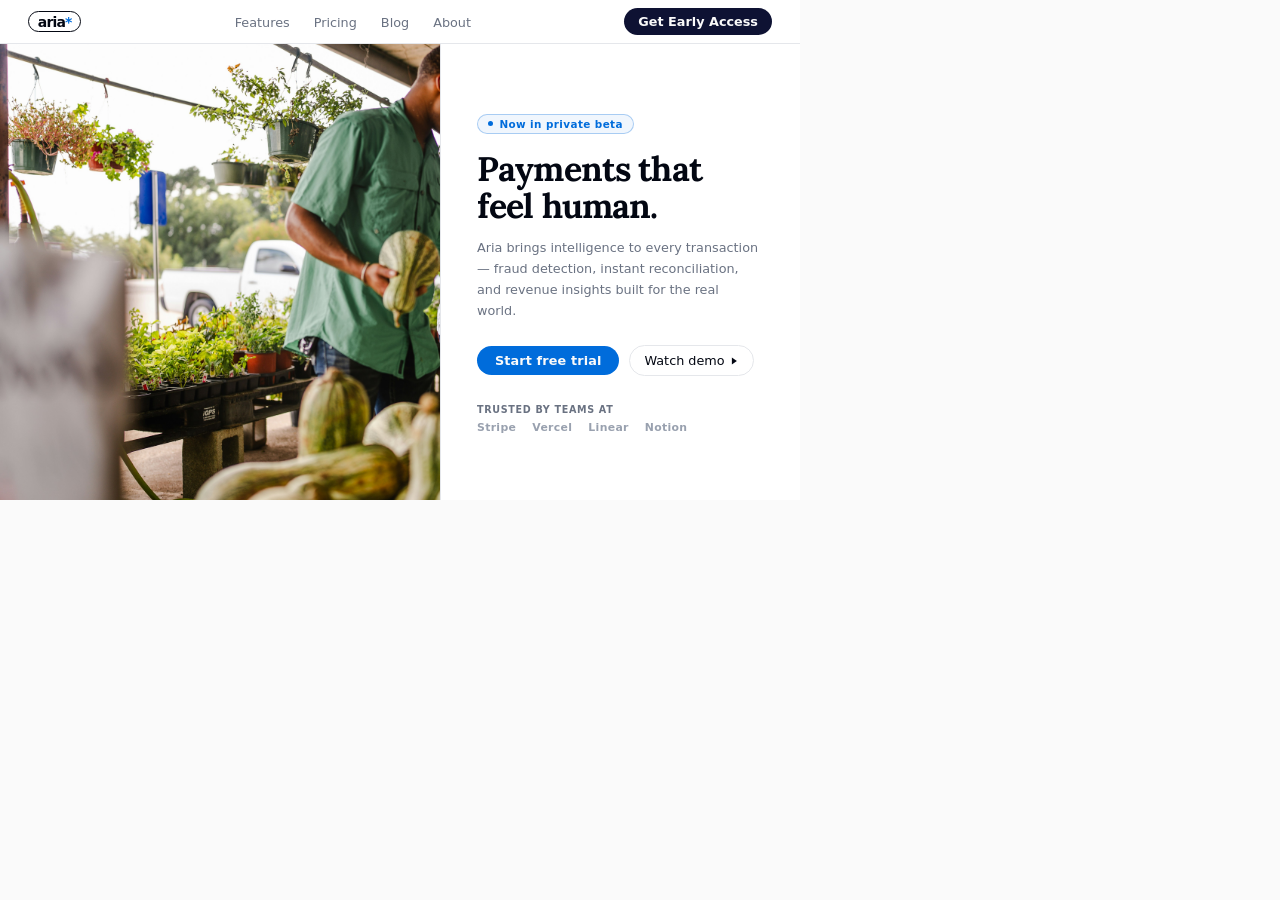
<file: example-landing.html>
<!DOCTYPE html>
<!--
  Equivalent SvelteKit component structure:

  <script lang="ts">
    import Nav   from '$lib/components/Nav.svelte'
    import Hero  from '$lib/components/Hero.svelte'

    const headline   = 'Payments that feel human.'
    const socialProof = ['Stripe', 'Vercel', 'Linear', 'Notion']
  </script>

  <Nav    logoText="aria*" ctaLabel="Get Early Access" />
  <Hero   {headline} heroImage="/images/hero-market.jpg" {socialProof} />
-->
<html lang="en">
<head>
  <meta charset="UTF-8" />
  <meta name="viewport" content="width=800" />
  <title>Aria — Intelligent Payments Infrastructure</title>
  <!-- Self-hosted fonts (DS §2 Rule 6) — never Google Fonts -->
  <link rel="stylesheet" href="fonts/fonts.css">
  <style>
    *, *::before, *::after { box-sizing: border-box; margin: 0; padding: 0; }

    :root {
      --background:       #FAFAFA;
      --foreground:       oklch(0.13 0.028 261.692);
      --card:             oklch(1 0 0);
      --muted:            oklch(0.967 0.003 264.542);
      --muted-foreground: oklch(0.551 0.027 264.364);
      --border:           oklch(0.928 0.006 264.531);
      --ring:             oklch(0.707 0.022 261.325);
      --radius:           0.875rem;
      --brand-highlight-navy:  #0E1233;
      --brand-offset-blue:     #006CDB;
      --brand-offset-green:    #A0D246;
    }

    html, body {
      width: 800px;
      height: 500px;
      overflow: hidden;
      font-family: system-ui, "Segoe UI", Roboto, Helvetica, Arial, sans-serif;
      background: var(--background);
      color: var(--foreground);
    }

    body {
      display: flex;
      flex-direction: column;
    }

    /* ── Nav ───────────────────────────────────────── */
    nav {
      position: relative;
      z-index: 20;
      height: 44px;
      display: flex;
      align-items: center;
      justify-content: space-between;
      padding: 0 28px;
      border-bottom: 1px solid var(--border);
      background: var(--card);
      flex-shrink: 0;
    }

    .nav-logo { display: inline-flex; align-items: center; text-decoration: none; }

    .nav-badge {
      display: inline-flex;
      align-items: center;
      padding: 0.1rem 0.55rem;
      border-radius: var(--radius);
      border: 1.5px solid var(--foreground);
      font-size: 0.875rem;
      font-weight: 700;
      letter-spacing: -0.06em;
      color: var(--foreground);
    }

    .nav-badge .asterisk { color: var(--brand-offset-blue); }

    .nav-links {
      display: flex;
      align-items: center;
      gap: 1.5rem;
      list-style: none;
    }

    .nav-links a {
      font-size: 0.8rem;
      font-weight: 500;
      color: var(--muted-foreground);
      text-decoration: none;
    }

    .nav-cta {
      display: inline-flex;
      align-items: center;
      padding: 0.35rem 0.875rem;
      border-radius: 9999px;
      background: var(--brand-highlight-navy);
      color: #FAFAFA;
      font-size: 0.8rem;
      font-weight: 600;
      text-decoration: none;
    }

    /* ── Hero ──────────────────────────────────────── */
    .hero {
      flex: 1;
      position: relative;
      overflow: hidden;
    }

    /* Full-bleed photo — no overlays, no gradients */
    .hero-image {
      position: absolute;
      inset: 0;
    }

    .hero-image img {
      width: 100%;
      height: 100%;
      object-fit: cover;
      object-position: 28% center;
      display: block;
    }

    /* Solid white card panel — floats over the right portion of the photo */
    .hero-card {
      position: absolute;
      right: 0;
      top: 0;
      bottom: 0;
      width: 45%;
      background: var(--card);
      border-left: 1px solid var(--border);
      padding: 36px 40px 32px 36px;
      display: flex;
      flex-direction: column;
      justify-content: center;
      gap: 0;
    }

    .eyebrow-badge {
      display: inline-flex;
      align-items: center;
      gap: 0.4rem;
      padding: 0.2rem 0.625rem;
      border-radius: 9999px;
      border: 1px solid color-mix(in srgb, var(--brand-offset-blue) 30%, transparent);
      background: color-mix(in srgb, var(--brand-offset-blue) 6%, transparent);
      color: var(--brand-offset-blue);
      font-size: 0.65rem;
      font-weight: 600;
      letter-spacing: 0.04em;
      width: fit-content;
      margin-bottom: 1rem;
    }

    .eyebrow-dot {
      width: 5px;
      height: 5px;
      border-radius: 50%;
      background: var(--brand-offset-blue);
      flex-shrink: 0;
    }

    h1 {
      font-family: "Lora", Georgia, serif;
      font-style: normal;
      font-weight: 700;
      font-size: 2.125rem;
      line-height: 1.1;
      letter-spacing: -0.025em;
      color: var(--foreground);
      margin-bottom: 0.75rem;
    }

    .hero-subtitle {
      font-size: 0.8rem;
      line-height: 1.65;
      color: var(--muted-foreground);
      margin-bottom: 1.5rem;
    }

    .cta-group {
      display: flex;
      align-items: center;
      gap: 0.625rem;
      margin-bottom: 1.75rem;
    }

    .btn-primary {
      display: inline-flex;
      align-items: center;
      padding: 0.45rem 1.125rem;
      border-radius: 9999px;
      background: var(--brand-offset-blue);
      color: #FAFAFA;
      font-size: 0.8rem;
      font-weight: 600;
      text-decoration: none;
      letter-spacing: 0.01em;
    }

    .btn-ghost {
      display: inline-flex;
      align-items: center;
      gap: 0.3rem;
      padding: 0.45rem 0.875rem;
      border-radius: 9999px;
      border: 1px solid var(--border);
      color: var(--foreground);
      font-size: 0.8rem;
      font-weight: 500;
      text-decoration: none;
    }

    .social-proof {
      display: flex;
      flex-direction: column;
      gap: 0.375rem;
    }

    .social-label {
      font-size: 0.6rem;
      font-weight: 600;
      color: var(--muted-foreground);
      letter-spacing: 0.07em;
      text-transform: uppercase;
    }

    .social-logos {
      display: flex;
      align-items: center;
      gap: 1rem;
    }

    .social-logo {
      font-size: 0.68rem;
      font-weight: 700;
      color: var(--ring);
      letter-spacing: 0.03em;
    }
  </style>
</head>
<body>

  <!-- ══ NAV ═══════════════════════════════════════════ -->
  <nav>
    <a href="#" class="nav-logo">
      <span class="nav-badge">aria<span class="asterisk">*</span></span>
    </a>
    <ul class="nav-links">
      <li><a href="#">Features</a></li>
      <li><a href="#">Pricing</a></li>
      <li><a href="#">Blog</a></li>
      <li><a href="#">About</a></li>
    </ul>
    <a href="#" class="nav-cta">Get Early Access</a>
  </nav>

  <!-- ══ HERO ══════════════════════════════════════════ -->
  <div class="hero">

    <!-- Full-bleed photo, no overlays -->
    <div class="hero-image">
      <img src="hero-market.jpg" alt="Two people selecting produce at a farmers market" />
    </div>

    <!-- Content card — solid white, sits over right portion of photo -->
    <div class="hero-card">

      <div class="eyebrow-badge">
        <span class="eyebrow-dot"></span>
        Now in private beta
      </div>

      <h1>Payments that feel human.</h1>

      <p class="hero-subtitle">
        Aria brings intelligence to every transaction — fraud detection,
        instant reconciliation, and revenue insights built for the real world.
      </p>

      <div class="cta-group">
        <a href="#" class="btn-primary">Start free trial</a>
        <a href="#" class="btn-ghost">
          Watch demo
          <svg width="10" height="10" viewBox="0 0 14 14" fill="currentColor">
            <polygon points="4,2 11,7 4,12"/>
          </svg>
        </a>
      </div>

      <div class="social-proof">
        <span class="social-label">Trusted by teams at</span>
        <div class="social-logos">
          <span class="social-logo">Stripe</span>
          <span class="social-logo">Vercel</span>
          <span class="social-logo">Linear</span>
          <span class="social-logo">Notion</span>
        </div>
      </div>

    </div>
  </div>

</body>
</html>
</file>
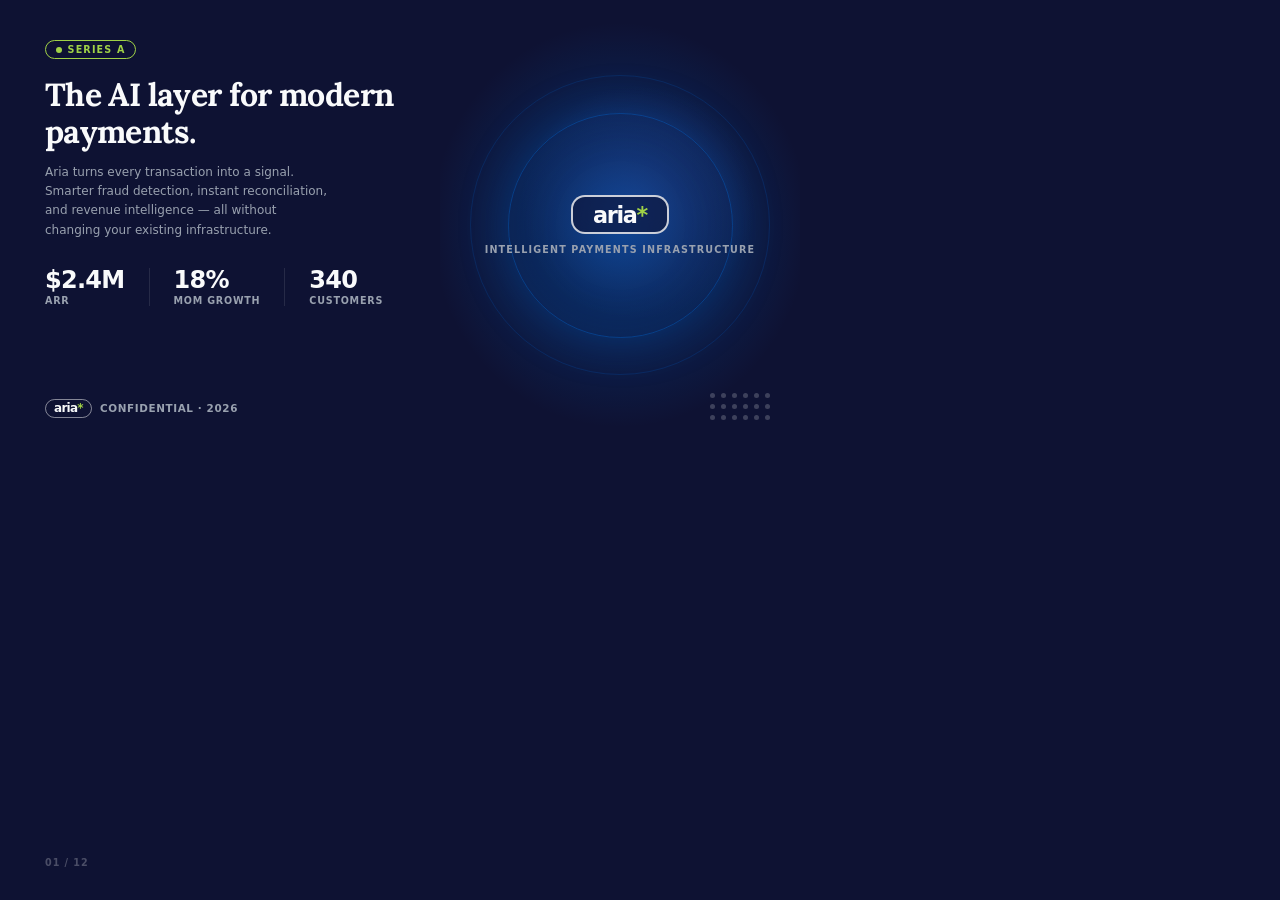
<file: example-pitchdeck.html>
<!DOCTYPE html>
<!--
  Equivalent SvelteKit component structure:

  <script lang="ts">
    const metrics = [
      { value: '$2.4M', label: 'ARR' },
      { value: '18%',   label: 'MoM Growth' },
      { value: '340',   label: 'Customers' },
    ]
  </script>

  <PitchSlide {metrics} />

  Where PitchSlide.svelte renders:
    <div class="slide">
      <div class="slide-left">...</div>
      <div class="slide-right">...</div>
    </div>
-->
<html lang="en">
<head>
  <meta charset="UTF-8" />
  <meta name="viewport" content="width=800" />
  <title>Aria — Series A Pitch Deck</title>
  <!-- Self-hosted fonts (DS §2 Rule 6) — never Google Fonts -->
  <link rel="stylesheet" href="fonts/fonts.css">
  <style>
    *, *::before, *::after { box-sizing: border-box; margin: 0; padding: 0; }

    :root {
      /* shadcn Gray dark mode tokens — this page is always dark */
      --background:       #0E1233;
      --foreground:       oklch(0.985 0.002 247.839);
      --card:             oklch(0.21 0.034 264.665);
      --muted:            oklch(0.278 0.033 256.848);
      --muted-foreground: oklch(0.707 0.022 261.325);
      --border:           oklch(1 0 0 / 10%);
      --ring:             oklch(0.551 0.027 264.364);
      --radius:           0.875rem;

      /* Brand colors */
      --brand-highlight-navy:  #0E1233;
      --brand-highlight-light: #FAFAFA;
      --brand-offset-blue:     #006CDB;
      --brand-offset-lavender: #7267E2;
      --brand-offset-green:    #A0D246;
    }

    html, body {
      width: 800px;
      height: 450px;
      overflow: hidden;
      font-family: system-ui, "Segoe UI", Roboto, Helvetica, Arial, sans-serif;
    }

    body {
      background: var(--background);
      color: var(--foreground);
      display: flex;
      align-items: stretch;
    }

    /* ── Left column ──────────────────────────────── */
    .slide-left {
      width: 55%;
      padding: 40px 35px 32px 45px;
      display: flex;
      flex-direction: column;
      justify-content: space-between;
    }

    .slide-content {
      flex: 1;
      display: flex;
      flex-direction: column;
      gap: 0;
    }

    .series-badge {
      display: inline-flex;
      align-items: center;
      gap: 0.35rem;
      padding: 0.2rem 0.625rem;
      border-radius: 9999px;
      border: 1.5px solid var(--brand-offset-green);
      color: var(--brand-offset-green);
      font-size: 0.6rem;
      font-weight: 700;
      letter-spacing: 0.12em;
      text-transform: uppercase;
      width: fit-content;
      margin-bottom: 1.125rem;
    }

    h1 {
      font-family: "Lora", Georgia, serif;
      font-style: normal;
      font-weight: 700;
      font-size: 2rem;
      line-height: 1.15;
      letter-spacing: -0.02em;
      color: var(--foreground);
      margin-bottom: 0.75rem;
    }

    .slide-subtitle {
      font-size: 0.75rem;
      line-height: 1.6;
      color: var(--muted-foreground);
      max-width: 38ch;
      margin-bottom: 1.75rem;
    }

    /* Stats */
    .stats-row {
      display: flex;
      gap: 1.5rem;
    }

    .stat {
      display: flex;
      flex-direction: column;
      gap: 0.2rem;
    }

    .stat-value {
      font-size: 1.5rem;
      font-weight: 700;
      color: var(--foreground);
      letter-spacing: -0.03em;
      line-height: 1;
    }

    .stat-label {
      font-size: 0.6rem;
      font-weight: 600;
      letter-spacing: 0.08em;
      text-transform: uppercase;
      color: var(--muted-foreground);
    }

    .stat-divider {
      width: 1px;
      background: var(--border);
      align-self: stretch;
    }

    /* Wordmark */
    .wordmark {
      display: flex;
      align-items: center;
      gap: 0.5rem;
      margin-top: auto;
    }

    .wordmark-badge {
      display: inline-flex;
      align-items: center;
      padding: 0.1rem 0.5rem;
      border-radius: var(--radius);
      border: 1.5px solid color-mix(in srgb, var(--brand-highlight-light) 50%, transparent);
      font-size: 0.75rem;
      font-weight: 700;
      letter-spacing: -0.06em;
      color: var(--foreground);
    }

    .wordmark-asterisk { color: var(--brand-offset-green); }

    .wordmark-name {
      font-size: 0.65rem;
      font-weight: 600;
      letter-spacing: 0.06em;
      text-transform: uppercase;
      color: var(--muted-foreground);
    }

    /* ── Right column ─────────────────────────────── */
    .slide-right {
      width: 45%;
      display: flex;
      align-items: center;
      justify-content: center;
      position: relative;
      overflow: hidden;
      background: var(--background);
    }

    /* Radial glow background */
    .slide-right::before {
      content: '';
      position: absolute;
      inset: 0;
      background:
        radial-gradient(ellipse 70% 60% at 50% 50%,
          color-mix(in srgb, var(--brand-offset-blue) 50%, transparent) 0%,
          color-mix(in srgb, var(--brand-offset-blue) 15%, transparent) 45%,
          transparent 75%),
        radial-gradient(ellipse 50% 40% at 55% 45%,
          color-mix(in srgb, var(--brand-offset-lavender) 20%, transparent) 0%,
          transparent 65%);
    }

    /* Decorative ring */
    .glow-ring {
      position: absolute;
      width: 225px;
      height: 225px;
      border-radius: 50%;
      border: 1px solid color-mix(in srgb, var(--brand-offset-blue) 40%, transparent);
      box-shadow:
        0 0 50px color-mix(in srgb, var(--brand-offset-blue) 25%, transparent),
        inset 0 0 50px color-mix(in srgb, var(--brand-offset-blue) 12%, transparent);
    }

    .glow-ring-outer {
      position: absolute;
      width: 300px;
      height: 300px;
      border-radius: 50%;
      border: 1px solid color-mix(in srgb, var(--brand-offset-blue) 18%, transparent);
    }

    /* Logo badge centre */
    .logo-centre {
      position: relative;
      z-index: 1;
      display: flex;
      flex-direction: column;
      align-items: center;
      gap: 0.625rem;
    }

    .logo-badge-large {
      display: inline-flex;
      align-items: center;
      padding: 0.3rem 1.25rem;
      border-radius: var(--radius);
      border: 2px solid color-mix(in srgb, var(--brand-highlight-light) 80%, transparent);
      font-size: 1.4rem;
      font-weight: 700;
      letter-spacing: -0.06em;
      color: var(--foreground);
      background: color-mix(in srgb, var(--background) 60%, transparent);
      backdrop-filter: blur(12px);
    }

    .logo-badge-large .asterisk { color: var(--brand-offset-green); }

    .logo-tagline {
      font-size: 0.6rem;
      font-weight: 600;
      letter-spacing: 0.12em;
      text-transform: uppercase;
      color: var(--muted-foreground);
    }

    /* Right-side decorative dots */
    .dots-grid {
      position: absolute;
      bottom: 30px;
      right: 30px;
      display: grid;
      grid-template-columns: repeat(6, 5px);
      gap: 6px;
      opacity: 0.2;
    }

    .dot {
      width: 5px;
      height: 5px;
      border-radius: 50%;
      background: var(--foreground);
    }

    /* Slide number */
    .slide-number {
      position: absolute;
      bottom: 32px;
      left: 45px;
      font-size: 0.6rem;
      font-weight: 600;
      letter-spacing: 0.1em;
      color: oklch(1 0 0 / 25%);
      text-transform: uppercase;
    }
  </style>
</head>
<body>

  <!-- ══ LEFT COLUMN ════════════════════════════════════ -->
  <div class="slide-left">
    <div class="slide-content">

      <div class="series-badge">
        <svg width="6" height="6" viewBox="0 0 8 8" fill="currentColor"><circle cx="4" cy="4" r="4"/></svg>
        Series A
      </div>

      <h1>The AI layer for modern payments.</h1>

      <p class="slide-subtitle">
        Aria turns every transaction into a signal. Smarter fraud detection,
        instant reconciliation, and revenue intelligence — all without changing
        your existing infrastructure.
      </p>

      <div class="stats-row">
        <div class="stat">
          <span class="stat-value">$2.4M</span>
          <span class="stat-label">ARR</span>
        </div>
        <div class="stat-divider"></div>
        <div class="stat">
          <span class="stat-value">18%</span>
          <span class="stat-label">MoM Growth</span>
        </div>
        <div class="stat-divider"></div>
        <div class="stat">
          <span class="stat-value">340</span>
          <span class="stat-label">Customers</span>
        </div>
      </div>

    </div>

    <div class="wordmark">
      <span class="wordmark-badge">aria<span class="wordmark-asterisk">*</span></span>
      <span class="wordmark-name">Confidential · 2026</span>
    </div>

    <span class="slide-number">01 / 12</span>
  </div>

  <!-- ══ RIGHT COLUMN ═══════════════════════════════════ -->
  <div class="slide-right">
    <div class="glow-ring-outer"></div>
    <div class="glow-ring"></div>

    <div class="logo-centre">
      <div class="logo-badge-large">aria<span class="asterisk">*</span></div>
      <span class="logo-tagline">Intelligent Payments Infrastructure</span>
    </div>

    <div class="dots-grid">
      <div class="dot"></div><div class="dot"></div><div class="dot"></div>
      <div class="dot"></div><div class="dot"></div><div class="dot"></div>
      <div class="dot"></div><div class="dot"></div><div class="dot"></div>
      <div class="dot"></div><div class="dot"></div><div class="dot"></div>
      <div class="dot"></div><div class="dot"></div><div class="dot"></div>
      <div class="dot"></div><div class="dot"></div><div class="dot"></div>
    </div>
  </div>

</body>
</html>
</file>
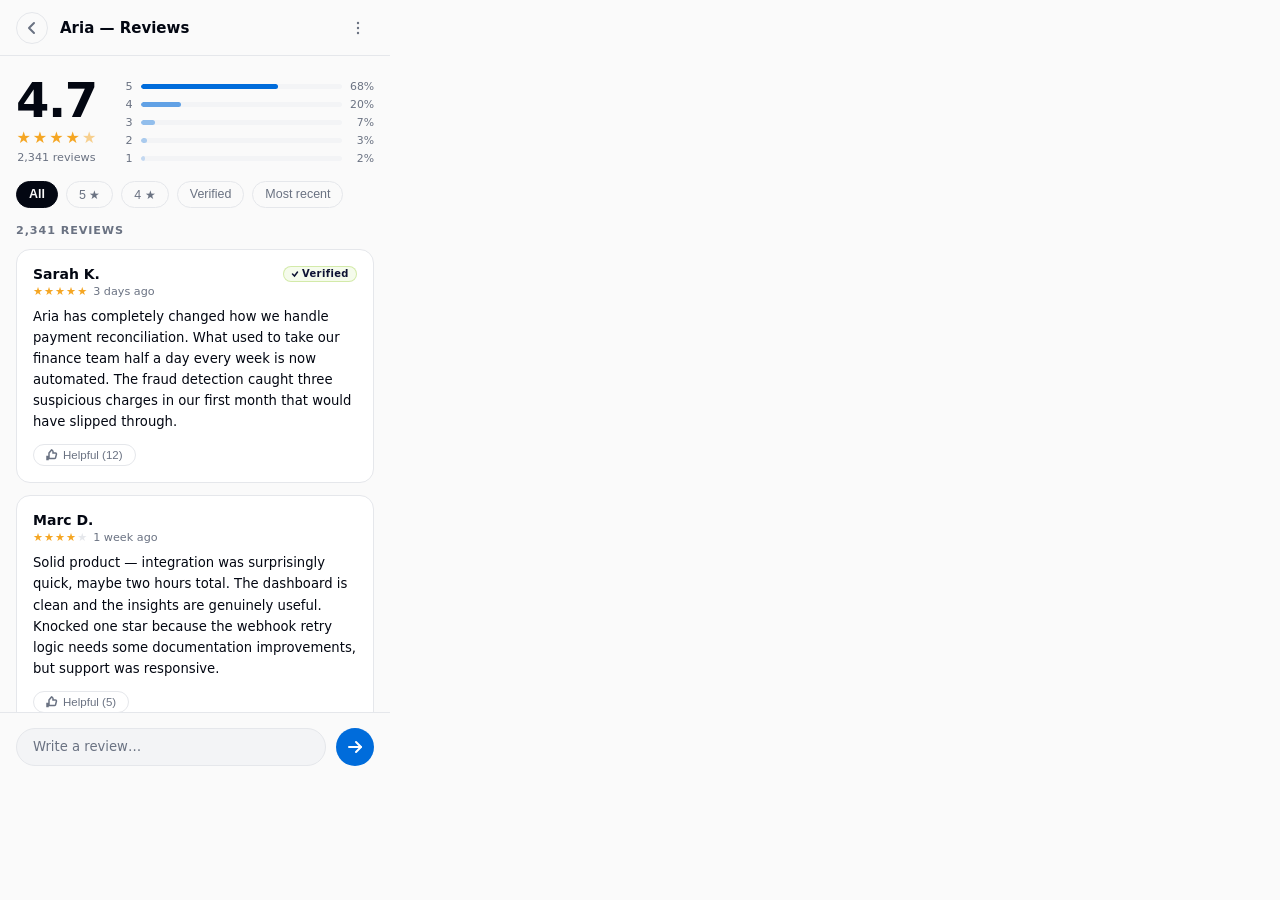
<file: example-reviews.html>
<!DOCTYPE html>
<!--
  Equivalent SvelteKit component structure:

  <script lang="ts">
    import AppBar        from '$lib/components/AppBar.svelte'
    import RatingSummary from '$lib/components/RatingSummary.svelte'
    import FilterChips   from '$lib/components/FilterChips.svelte'
    import ReviewCard    from '$lib/components/ReviewCard.svelte'
    import WriteReview   from '$lib/components/WriteReview.svelte'

    export let productId: string
    let activeFilter = 'all'
  </script>

  <AppBar title="Aria — Reviews" />
  <RatingSummary rating={4.7} count={2341} breakdown={[68,20,7,3,2]} />
  <FilterChips bind:active={activeFilter} />
  {#each reviews as review}
    <ReviewCard {review} />
  {/each}
  <WriteReview />
-->
<html lang="en">
<head>
  <meta charset="UTF-8" />
  <meta name="viewport" content="width=390" />
  <title>Aria — Reviews · Trustflow</title>
  <style>
    *, *::before, *::after { box-sizing: border-box; margin: 0; padding: 0; }

    :root {
      --radius: 0.875rem;
      --background: #FAFAFA;
      --foreground: oklch(0.13 0.028 261.692);
      --card: oklch(1 0 0);
      --muted: oklch(0.967 0.003 264.542);
      --muted-foreground: oklch(0.551 0.027 264.364);
      --border: oklch(0.928 0.006 264.531);
      --ring: oklch(0.707 0.022 261.325);
      --brand-highlight-navy: #0E1233;
      --brand-offset-blue: #006CDB;
      --brand-offset-green: #A0D246;
      --star-filled: #F5A623;
      --star-empty: var(--border);
    }

    html, body {
      width: 390px;
      height: 780px;
      overflow: hidden;
      font-family: system-ui, "Segoe UI", Roboto, Helvetica, Arial, sans-serif;
      background: var(--background);
      color: var(--foreground);
    }

    .screen {
      width: 390px;
      height: 780px;
      display: flex;
      flex-direction: column;
      overflow: hidden;
    }

    /* ── App bar ─────────────────────────────────── */
    .app-bar {
      height: 56px;
      display: flex;
      align-items: center;
      padding: 0 16px;
      gap: 12px;
      border-bottom: 1px solid var(--border);
      background: var(--background);
      flex-shrink: 0;
    }

    .app-bar-back {
      width: 32px;
      height: 32px;
      display: flex;
      align-items: center;
      justify-content: center;
      border-radius: 9999px;
      border: 1px solid var(--border);
      color: var(--muted-foreground);
      cursor: pointer;
      flex-shrink: 0;
    }

    .app-bar-title {
      flex: 1;
      font-size: 0.9375rem;
      font-weight: 600;
      color: var(--foreground);
    }

    .app-bar-more {
      width: 32px;
      height: 32px;
      display: flex;
      align-items: center;
      justify-content: center;
      color: var(--muted-foreground);
      cursor: pointer;
    }

    /* ── Scroll area ─────────────────────────────── */
    .scroll-area {
      flex: 1;
      overflow-y: auto;
      overflow-x: hidden;
      padding: 0 16px 8px;
      scrollbar-width: none;
    }

    .scroll-area::-webkit-scrollbar { display: none; }

    /* ── Rating summary ──────────────────────────── */
    .rating-summary {
      padding: 20px 0 16px;
      display: flex;
      gap: 20px;
      align-items: flex-start;
    }

    .rating-big {
      display: flex;
      flex-direction: column;
      align-items: center;
      gap: 4px;
      flex-shrink: 0;
    }

    .rating-number {
      font-size: 3rem;
      font-weight: 700;
      line-height: 1;
      color: var(--foreground);
      letter-spacing: -0.03em;
    }

    .stars-row {
      display: flex;
      gap: 2px;
    }

    .star {
      font-size: 1rem;
    }

    .star.filled { color: var(--star-filled); }
    .star.empty  { color: var(--star-empty); }

    .rating-count {
      font-size: 0.7rem;
      color: var(--muted-foreground);
      font-weight: 500;
    }

    /* Breakdown bars */
    .breakdown {
      flex: 1;
      display: flex;
      flex-direction: column;
      gap: 5px;
      padding-top: 4px;
    }

    .breakdown-row {
      display: flex;
      align-items: center;
      gap: 8px;
    }

    .breakdown-label {
      font-size: 0.7rem;
      font-weight: 500;
      color: var(--muted-foreground);
      width: 16px;
      text-align: right;
      flex-shrink: 0;
    }

    .breakdown-bar-bg {
      flex: 1;
      height: 5px;
      border-radius: 9999px;
      background: var(--muted);
      overflow: hidden;
    }

    .breakdown-bar-fill {
      height: 100%;
      border-radius: 9999px;
      background: var(--brand-offset-blue);
    }

    .breakdown-pct {
      font-size: 0.68rem;
      color: var(--muted-foreground);
      width: 24px;
      text-align: right;
      flex-shrink: 0;
    }

    /* ── Filter chips ─────────────────────────────── */
    .filter-chips {
      display: flex;
      gap: 8px;
      padding: 0 0 16px;
      overflow-x: auto;
      scrollbar-width: none;
      flex-shrink: 0;
    }

    .filter-chips::-webkit-scrollbar { display: none; }

    .chip {
      display: inline-flex;
      align-items: center;
      gap: 4px;
      padding: 0.3rem 0.75rem;
      border-radius: 9999px;
      font-size: 0.78rem;
      font-weight: 500;
      white-space: nowrap;
      cursor: pointer;
      border: 1px solid var(--border);
      background: transparent;
      color: var(--muted-foreground);
      flex-shrink: 0;
    }

    .chip.active {
      background: var(--foreground);
      color: var(--background);
      border-color: var(--foreground);
      font-weight: 600;
    }

    /* ── Section heading ─────────────────────────── */
    .section-heading {
      font-size: 0.7rem;
      font-weight: 700;
      letter-spacing: 0.08em;
      text-transform: uppercase;
      color: var(--muted-foreground);
      margin: 0 0 12px;
    }

    /* ── Review card ─────────────────────────────── */
    .review-card {
      background: var(--card);
      border: 1px solid var(--border);
      border-radius: var(--radius);
      padding: 16px;
      margin-bottom: 12px;
    }

    .review-header {
      display: flex;
      align-items: flex-start;
      justify-content: space-between;
      margin-bottom: 8px;
    }

    .reviewer-info {
      display: flex;
      flex-direction: column;
      gap: 3px;
    }

    .reviewer-name {
      font-size: 0.875rem;
      font-weight: 600;
      color: var(--foreground);
    }

    .review-meta {
      display: flex;
      align-items: center;
      gap: 6px;
    }

    .review-stars {
      display: flex;
      gap: 1px;
    }

    .review-star {
      font-size: 0.7rem;
    }

    .review-star.filled { color: var(--star-filled); }
    .review-star.empty  { color: var(--star-empty); }

    .review-date {
      font-size: 0.7rem;
      color: var(--muted-foreground);
    }

    .verified-badge {
      display: inline-flex;
      align-items: center;
      gap: 3px;
      padding: 0.1rem 0.45rem;
      border-radius: 9999px;
      border: 1px solid color-mix(in srgb, var(--brand-offset-green) 40%, transparent);
      background: color-mix(in srgb, var(--brand-offset-green) 10%, transparent);
      font-size: 0.62rem;
      font-weight: 600;
      color: var(--brand-highlight-navy);
      letter-spacing: 0.04em;
    }

    .review-text {
      font-size: 0.825rem;
      line-height: 1.6;
      color: var(--foreground);
      margin-bottom: 12px;
    }

    .review-footer {
      display: flex;
      align-items: center;
      justify-content: space-between;
    }

    .helpful-btn {
      display: inline-flex;
      align-items: center;
      gap: 5px;
      padding: 0.25rem 0.75rem;
      border-radius: 9999px;
      border: 1px solid var(--border);
      background: transparent;
      font-size: 0.72rem;
      font-weight: 500;
      color: var(--muted-foreground);
      cursor: pointer;
    }

    /* ── Write review bar ────────────────────────── */
    .write-bar {
      flex-shrink: 0;
      height: 68px;
      display: flex;
      align-items: center;
      padding: 0 16px;
      gap: 10px;
      border-top: 1px solid var(--border);
      background: var(--background);
    }

    .write-input {
      flex: 1;
      height: 38px;
      border: 1px solid var(--border);
      border-radius: 9999px;
      background: var(--muted);
      padding: 0 1rem;
      font-size: 0.825rem;
      color: var(--muted-foreground);
      display: flex;
      align-items: center;
    }

    .send-btn {
      width: 38px;
      height: 38px;
      border-radius: 9999px;
      background: var(--brand-offset-blue);
      display: flex;
      align-items: center;
      justify-content: center;
      flex-shrink: 0;
      cursor: pointer;
    }
  </style>
</head>
<body>
<div class="screen">

  <!-- ══ APP BAR ══════════════════════════════════════ -->
  <div class="app-bar">
    <div class="app-bar-back">
      <svg width="14" height="14" viewBox="0 0 14 14" fill="none" stroke="currentColor" stroke-width="2" stroke-linecap="round" stroke-linejoin="round">
        <path d="M9 2L4 7l5 5"/>
      </svg>
    </div>
    <span class="app-bar-title">Aria &mdash; Reviews</span>
    <div class="app-bar-more">
      <svg width="16" height="16" viewBox="0 0 16 16" fill="currentColor">
        <circle cx="8" cy="3" r="1.2"/><circle cx="8" cy="8" r="1.2"/><circle cx="8" cy="13" r="1.2"/>
      </svg>
    </div>
  </div>

  <!-- ══ SCROLL AREA ═══════════════════════════════════ -->
  <div class="scroll-area">

    <!-- Rating summary -->
    <div class="rating-summary">
      <div class="rating-big">
        <span class="rating-number">4.7</span>
        <div class="stars-row">
          <span class="star filled">★</span>
          <span class="star filled">★</span>
          <span class="star filled">★</span>
          <span class="star filled">★</span>
          <span class="star filled" style="opacity:0.5;">★</span>
        </div>
        <span class="rating-count">2,341 reviews</span>
      </div>

      <div class="breakdown">
        <div class="breakdown-row">
          <span class="breakdown-label">5</span>
          <div class="breakdown-bar-bg"><div class="breakdown-bar-fill" style="width:68%;"></div></div>
          <span class="breakdown-pct">68%</span>
        </div>
        <div class="breakdown-row">
          <span class="breakdown-label">4</span>
          <div class="breakdown-bar-bg"><div class="breakdown-bar-fill" style="width:20%;opacity:0.6;"></div></div>
          <span class="breakdown-pct">20%</span>
        </div>
        <div class="breakdown-row">
          <span class="breakdown-label">3</span>
          <div class="breakdown-bar-bg"><div class="breakdown-bar-fill" style="width:7%;opacity:0.4;"></div></div>
          <span class="breakdown-pct">7%</span>
        </div>
        <div class="breakdown-row">
          <span class="breakdown-label">2</span>
          <div class="breakdown-bar-bg"><div class="breakdown-bar-fill" style="width:3%;opacity:0.3;"></div></div>
          <span class="breakdown-pct">3%</span>
        </div>
        <div class="breakdown-row">
          <span class="breakdown-label">1</span>
          <div class="breakdown-bar-bg"><div class="breakdown-bar-fill" style="width:2%;opacity:0.2;"></div></div>
          <span class="breakdown-pct">2%</span>
        </div>
      </div>
    </div>

    <!-- Filter chips -->
    <div class="filter-chips">
      <button class="chip active">All</button>
      <button class="chip">5 ★</button>
      <button class="chip">4 ★</button>
      <button class="chip">Verified</button>
      <button class="chip">Most recent</button>
    </div>

    <!-- Reviews -->
    <p class="section-heading">2,341 reviews</p>

    <div class="review-card">
      <div class="review-header">
        <div class="reviewer-info">
          <span class="reviewer-name">Sarah K.</span>
          <div class="review-meta">
            <div class="review-stars">
              <span class="review-star filled">★</span>
              <span class="review-star filled">★</span>
              <span class="review-star filled">★</span>
              <span class="review-star filled">★</span>
              <span class="review-star filled">★</span>
            </div>
            <span class="review-date">3 days ago</span>
          </div>
        </div>
        <span class="verified-badge">
          <svg width="8" height="8" viewBox="0 0 8 8" fill="none" stroke="currentColor" stroke-width="1.5" stroke-linecap="round"><polyline points="1.5,4 3.5,6 6.5,2"/></svg>
          Verified
        </span>
      </div>
      <p class="review-text">
        Aria has completely changed how we handle payment reconciliation. What used to take our finance team half a day every week is now automated. The fraud detection caught three suspicious charges in our first month that would have slipped through.
      </p>
      <div class="review-footer">
        <button class="helpful-btn">
          <svg width="12" height="12" viewBox="0 0 12 12" fill="none" stroke="currentColor" stroke-width="1.5" stroke-linecap="round">
            <path d="M2 7.5V10.5H1V7.5H2ZM3 4L5.5 1L6.5 1.5C6.8 1.7 7 2.1 7 2.5V4H9.5C10 4 10.5 4.5 10.5 5L9.5 9C9.3 9.4 9 9.5 8.5 9.5H3V4Z"/>
          </svg>
          Helpful (12)
        </button>
      </div>
    </div>

    <div class="review-card">
      <div class="review-header">
        <div class="reviewer-info">
          <span class="reviewer-name">Marc D.</span>
          <div class="review-meta">
            <div class="review-stars">
              <span class="review-star filled">★</span>
              <span class="review-star filled">★</span>
              <span class="review-star filled">★</span>
              <span class="review-star filled">★</span>
              <span class="review-star empty">★</span>
            </div>
            <span class="review-date">1 week ago</span>
          </div>
        </div>
      </div>
      <p class="review-text">
        Solid product — integration was surprisingly quick, maybe two hours total. The dashboard is clean and the insights are genuinely useful. Knocked one star because the webhook retry logic needs some documentation improvements, but support was responsive.
      </p>
      <div class="review-footer">
        <button class="helpful-btn">
          <svg width="12" height="12" viewBox="0 0 12 12" fill="none" stroke="currentColor" stroke-width="1.5" stroke-linecap="round">
            <path d="M2 7.5V10.5H1V7.5H2ZM3 4L5.5 1L6.5 1.5C6.8 1.7 7 2.1 7 2.5V4H9.5C10 4 10.5 4.5 10.5 5L9.5 9C9.3 9.4 9 9.5 8.5 9.5H3V4Z"/>
          </svg>
          Helpful (5)
        </button>
      </div>
    </div>

  </div><!-- /scroll-area -->

  <!-- ══ WRITE REVIEW BAR ═══════════════════════════════ -->
  <div class="write-bar">
    <div class="write-input">Write a review&hellip;</div>
    <div class="send-btn">
      <svg width="16" height="16" viewBox="0 0 16 16" fill="none" stroke="white" stroke-width="2" stroke-linecap="round" stroke-linejoin="round">
        <line x1="2" y1="8" x2="14" y2="8"/>
        <polyline points="9,3 14,8 9,13"/>
      </svg>
    </div>
  </div>

</div>
</body>
</html>
</file>
<file: fonts/fonts.css>
/* =============================================================================
   Design System — self-hosted web fonts (core typography, DS §2).

   Lora (display: .h0, h1 — upright AND italic, see §2 "Lora italic") and Poppins
   (headings: h2–h4, .h0-alt, .h1-alt). Import this file from the app's global
   stylesheet; the relative url()s resolve against this file, so a bundler (Vite,
   Next) hashes and emits the .woff2 files into its immutable asset directory.

   No Google Fonts <link>: every visitor's IP and user agent otherwise reach
   Google before any consent (LG München I, 3 O 17493/20), and partitioned
   browser caches mean the shared CDN gives nothing back. See fonts/README.md for
   provenance, subsets, licences and how to regenerate.

   Lora ships as the variable font (one file per subset/style, wght 400–700).
   Poppins has no variable version, so one static file per weight.
   `font-display: swap` keeps text visible while a file loads.
   ============================================================================= */

/* --- Lora — upright, variable wght 400–700 --- */
/* latin */
@font-face {
	font-family: 'Lora';
	font-style: normal;
	font-weight: 400 700;
	font-display: swap;
	src: url('./lora-latin-normal.woff2') format('woff2');
	unicode-range:
		U+0000-00FF, U+0131, U+0152-0153, U+02BB-02BC, U+02C6, U+02DA, U+02DC, U+0304, U+0308,
		U+0329, U+2000-206F, U+20AC, U+2122, U+2191, U+2193, U+2212, U+2215, U+FEFF, U+FFFD;
}
/* latin-ext */
@font-face {
	font-family: 'Lora';
	font-style: normal;
	font-weight: 400 700;
	font-display: swap;
	src: url('./lora-latin-ext-normal.woff2') format('woff2');
	unicode-range:
		U+0100-02BA, U+02BD-02C5, U+02C7-02CC, U+02CE-02D7, U+02DD-02FF, U+0304, U+0308, U+0329,
		U+1D00-1DBF, U+1E00-1E9F, U+1EF2-1EFF, U+2020, U+20A0-20AB, U+20AD-20C0, U+2113,
		U+2C60-2C7F, U+A720-A7FF;
}

/* --- Lora — italic, variable wght 400–700. A real italic face: without it the
   browser synthesises a slanted upright for <em> in display headlines. --- */
/* latin */
@font-face {
	font-family: 'Lora';
	font-style: italic;
	font-weight: 400 700;
	font-display: swap;
	src: url('./lora-latin-italic.woff2') format('woff2');
	unicode-range:
		U+0000-00FF, U+0131, U+0152-0153, U+02BB-02BC, U+02C6, U+02DA, U+02DC, U+0304, U+0308,
		U+0329, U+2000-206F, U+20AC, U+2122, U+2191, U+2193, U+2212, U+2215, U+FEFF, U+FFFD;
}
/* latin-ext */
@font-face {
	font-family: 'Lora';
	font-style: italic;
	font-weight: 400 700;
	font-display: swap;
	src: url('./lora-latin-ext-italic.woff2') format('woff2');
	unicode-range:
		U+0100-02BA, U+02BD-02C5, U+02C7-02CC, U+02CE-02D7, U+02DD-02FF, U+0304, U+0308, U+0329,
		U+1D00-1DBF, U+1E00-1E9F, U+1EF2-1EFF, U+2020, U+20A0-20AB, U+20AD-20C0, U+2113,
		U+2C60-2C7F, U+A720-A7FF;
}

/* --- Poppins — static weights 300 / 600 / 700 / 800, upright only --- */
/* 300 latin */
@font-face {
	font-family: 'Poppins';
	font-style: normal;
	font-weight: 300;
	font-display: swap;
	src: url('./poppins-latin-300-normal.woff2') format('woff2');
	unicode-range:
		U+0000-00FF, U+0131, U+0152-0153, U+02BB-02BC, U+02C6, U+02DA, U+02DC, U+0304, U+0308,
		U+0329, U+2000-206F, U+20AC, U+2122, U+2191, U+2193, U+2212, U+2215, U+FEFF, U+FFFD;
}
/* 300 latin-ext */
@font-face {
	font-family: 'Poppins';
	font-style: normal;
	font-weight: 300;
	font-display: swap;
	src: url('./poppins-latin-ext-300-normal.woff2') format('woff2');
	unicode-range:
		U+0100-02BA, U+02BD-02C5, U+02C7-02CC, U+02CE-02D7, U+02DD-02FF, U+0304, U+0308, U+0329,
		U+1D00-1DBF, U+1E00-1E9F, U+1EF2-1EFF, U+2020, U+20A0-20AB, U+20AD-20C0, U+2113,
		U+2C60-2C7F, U+A720-A7FF;
}
/* 600 latin */
@font-face {
	font-family: 'Poppins';
	font-style: normal;
	font-weight: 600;
	font-display: swap;
	src: url('./poppins-latin-600-normal.woff2') format('woff2');
	unicode-range:
		U+0000-00FF, U+0131, U+0152-0153, U+02BB-02BC, U+02C6, U+02DA, U+02DC, U+0304, U+0308,
		U+0329, U+2000-206F, U+20AC, U+2122, U+2191, U+2193, U+2212, U+2215, U+FEFF, U+FFFD;
}
/* 600 latin-ext */
@font-face {
	font-family: 'Poppins';
	font-style: normal;
	font-weight: 600;
	font-display: swap;
	src: url('./poppins-latin-ext-600-normal.woff2') format('woff2');
	unicode-range:
		U+0100-02BA, U+02BD-02C5, U+02C7-02CC, U+02CE-02D7, U+02DD-02FF, U+0304, U+0308, U+0329,
		U+1D00-1DBF, U+1E00-1E9F, U+1EF2-1EFF, U+2020, U+20A0-20AB, U+20AD-20C0, U+2113,
		U+2C60-2C7F, U+A720-A7FF;
}
/* 700 latin */
@font-face {
	font-family: 'Poppins';
	font-style: normal;
	font-weight: 700;
	font-display: swap;
	src: url('./poppins-latin-700-normal.woff2') format('woff2');
	unicode-range:
		U+0000-00FF, U+0131, U+0152-0153, U+02BB-02BC, U+02C6, U+02DA, U+02DC, U+0304, U+0308,
		U+0329, U+2000-206F, U+20AC, U+2122, U+2191, U+2193, U+2212, U+2215, U+FEFF, U+FFFD;
}
/* 700 latin-ext */
@font-face {
	font-family: 'Poppins';
	font-style: normal;
	font-weight: 700;
	font-display: swap;
	src: url('./poppins-latin-ext-700-normal.woff2') format('woff2');
	unicode-range:
		U+0100-02BA, U+02BD-02C5, U+02C7-02CC, U+02CE-02D7, U+02DD-02FF, U+0304, U+0308, U+0329,
		U+1D00-1DBF, U+1E00-1E9F, U+1EF2-1EFF, U+2020, U+20A0-20AB, U+20AD-20C0, U+2113,
		U+2C60-2C7F, U+A720-A7FF;
}
/* 800 latin */
@font-face {
	font-family: 'Poppins';
	font-style: normal;
	font-weight: 800;
	font-display: swap;
	src: url('./poppins-latin-800-normal.woff2') format('woff2');
	unicode-range:
		U+0000-00FF, U+0131, U+0152-0153, U+02BB-02BC, U+02C6, U+02DA, U+02DC, U+0304, U+0308,
		U+0329, U+2000-206F, U+20AC, U+2122, U+2191, U+2193, U+2212, U+2215, U+FEFF, U+FFFD;
}
/* 800 latin-ext */
@font-face {
	font-family: 'Poppins';
	font-style: normal;
	font-weight: 800;
	font-display: swap;
	src: url('./poppins-latin-ext-800-normal.woff2') format('woff2');
	unicode-range:
		U+0100-02BA, U+02BD-02C5, U+02C7-02CC, U+02CE-02D7, U+02DD-02FF, U+0304, U+0308, U+0329,
		U+1D00-1DBF, U+1E00-1E9F, U+1EF2-1EFF, U+2020, U+20A0-20AB, U+20AD-20C0, U+2113,
		U+2C60-2C7F, U+A720-A7FF;
}
</file>
